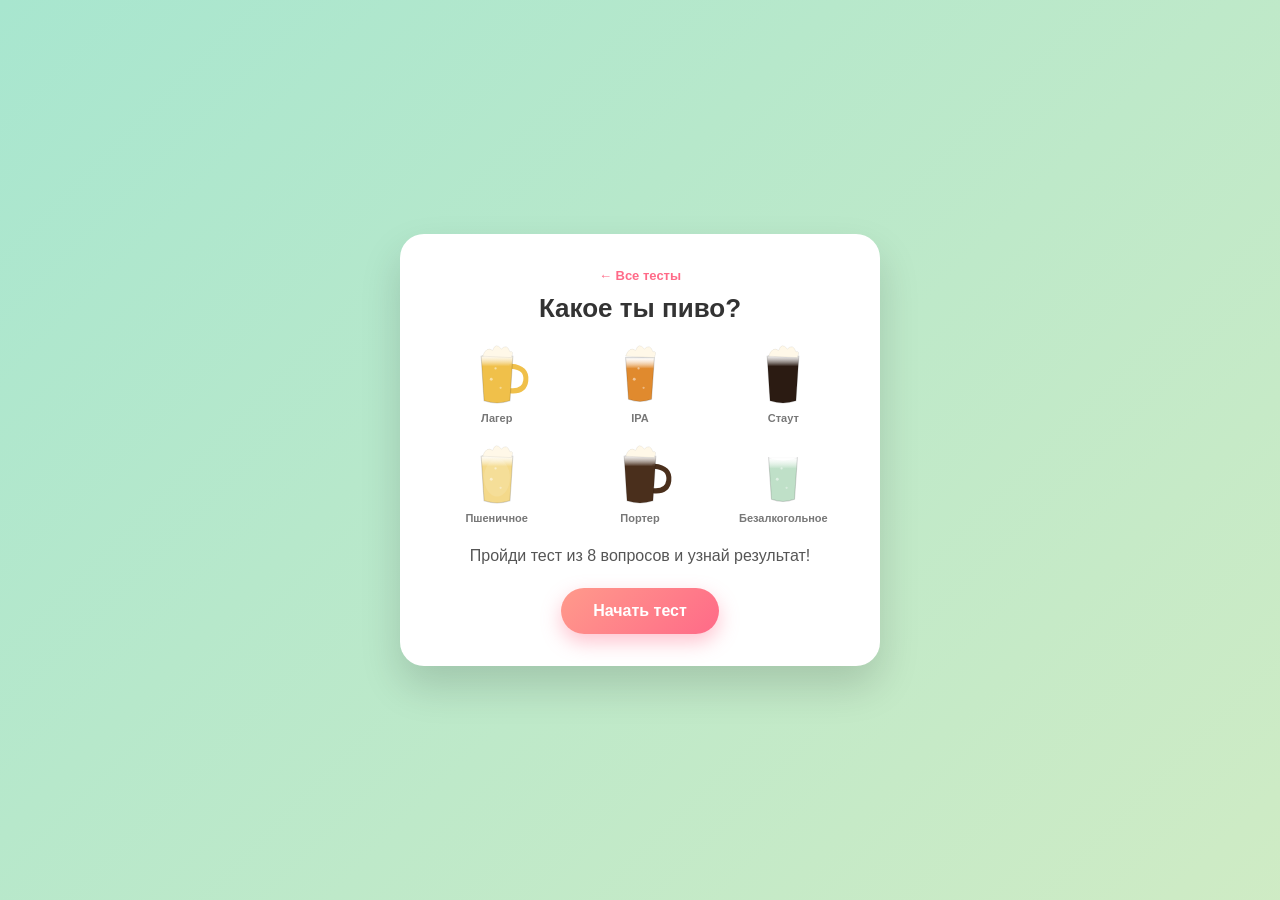
<file: beer.html>
<!DOCTYPE html>
<html lang="ru">
<head>
  <meta charset="UTF-8">
  <meta name="viewport" content="width=device-width, initial-scale=1.0">
  <title>Какое ты пиво?</title>
  <link rel="stylesheet" href="style.css">
</head>
<body>

  <div class="butterflies" aria-hidden="true">
    <span class="butterfly">🍺</span>
    <span class="butterfly">🍻</span>
    <span class="butterfly">🍺</span>
    <span class="butterfly">🍻</span>
    <span class="butterfly">🍺</span>
  </div>

  <div id="app"></div>

  <script src="engine.js" defer></script>
  <script src="beer-data.js" defer></script>
</body>
</html>
</file>
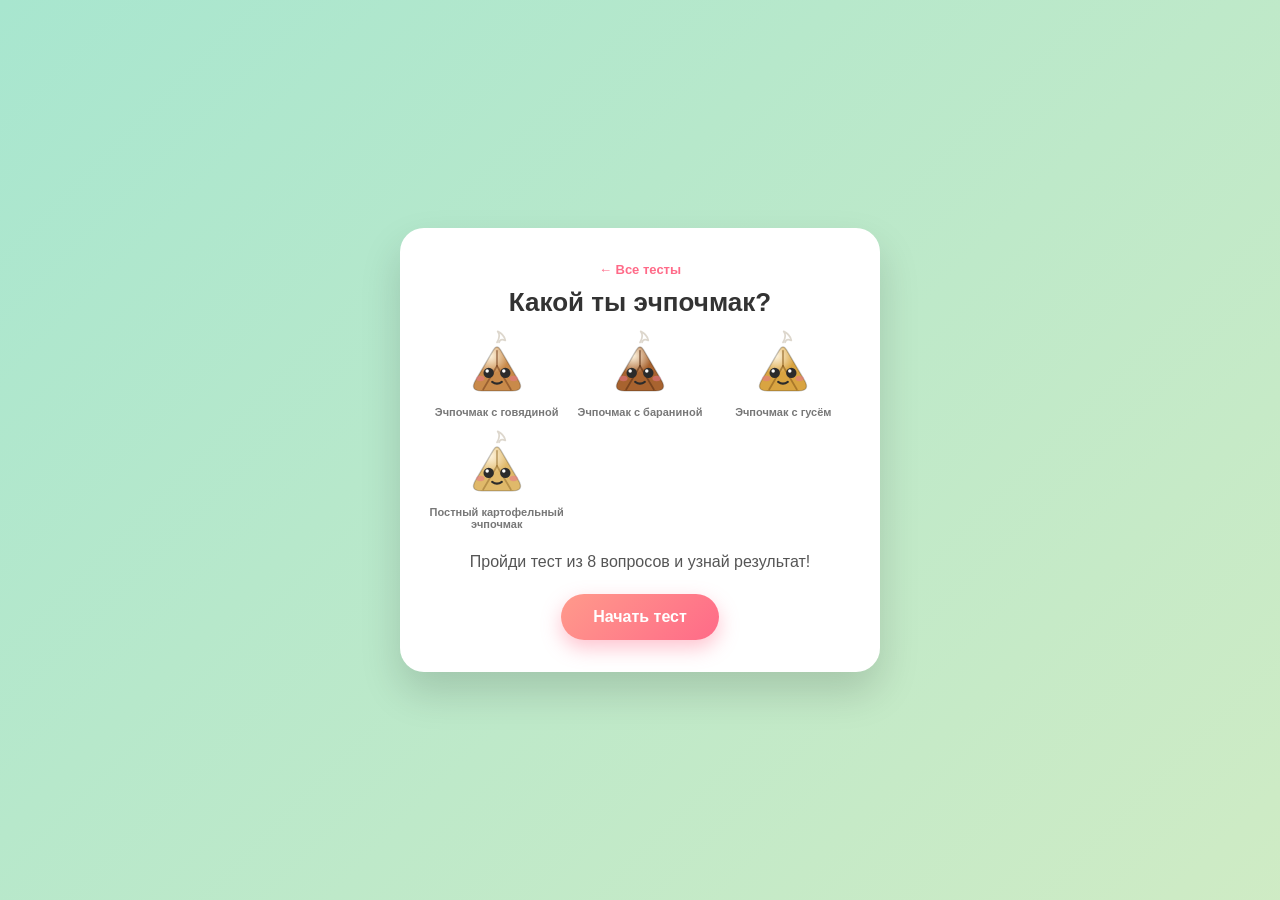
<file: echpochmak.html>
<!DOCTYPE html>
<html lang="ru">
<head>
  <meta charset="UTF-8">
  <meta name="viewport" content="width=device-width, initial-scale=1.0">
  <title>Какой ты эчпочмак?</title>
  <link rel="stylesheet" href="style.css">
</head>
<body>

  <div class="butterflies" aria-hidden="true">
    <span class="butterfly">🥟</span>
    <span class="butterfly">🫖</span>
    <span class="butterfly">🥟</span>
    <span class="butterfly">🫖</span>
    <span class="butterfly">🥟</span>
  </div>

  <div id="app"></div>

  <script src="engine.js" defer></script>
  <script src="echpochmak-data.js" defer></script>
</body>
</html>
</file>
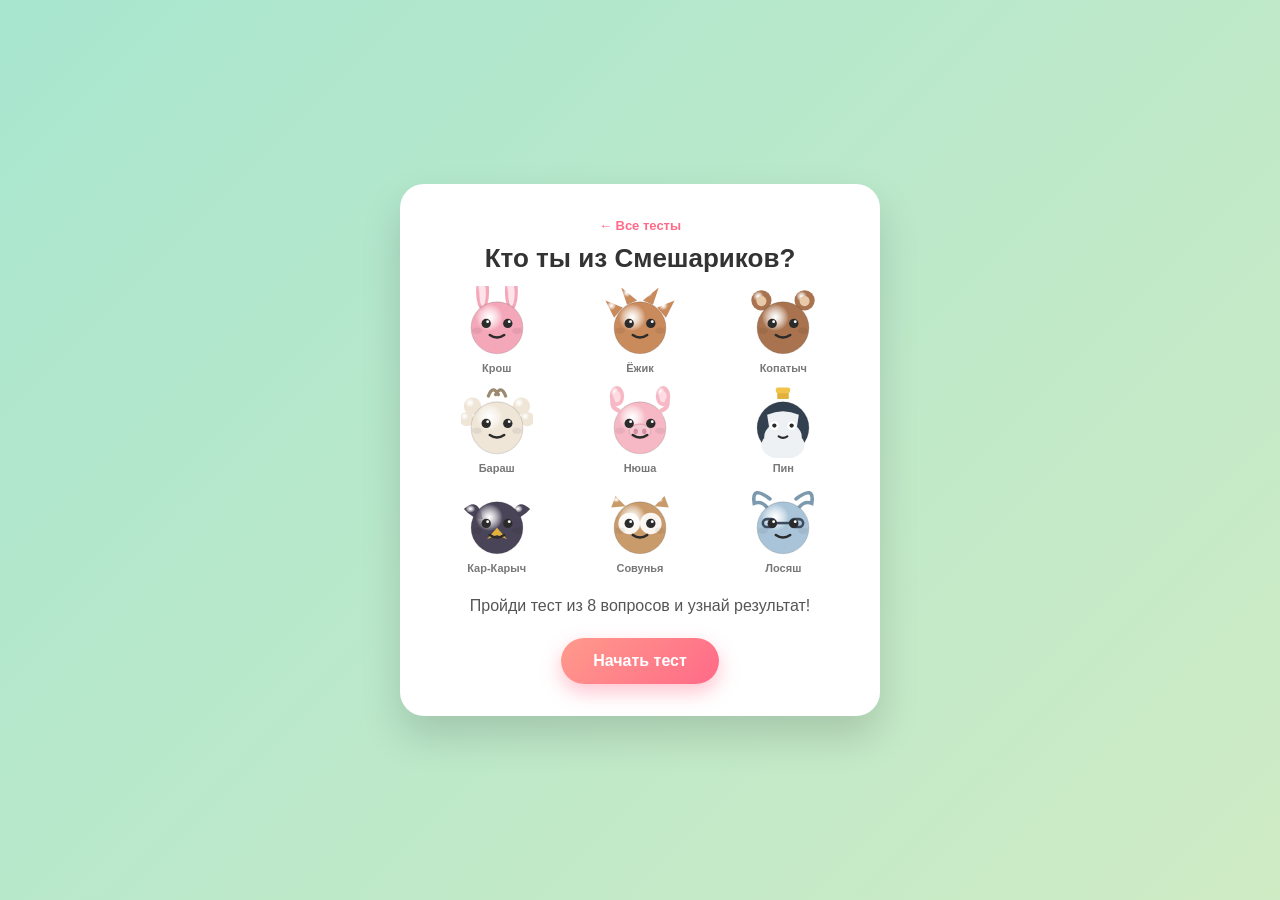
<file: smeshariki.html>
<!DOCTYPE html>
<html lang="ru">
<head>
  <meta charset="UTF-8">
  <meta name="viewport" content="width=device-width, initial-scale=1.0">
  <title>Кто ты из Смешариков?</title>
  <link rel="stylesheet" href="style.css">
</head>
<body>

  <div class="butterflies" aria-hidden="true">
    <span class="butterfly">🦋</span>
    <span class="butterfly">🦋</span>
    <span class="butterfly">🦋</span>
    <span class="butterfly">🦋</span>
    <span class="butterfly">🦋</span>
  </div>

  <div id="app"></div>

  <script src="engine.js" defer></script>
  <script src="smeshariki-data.js" defer></script>
</body>
</html>
</file>
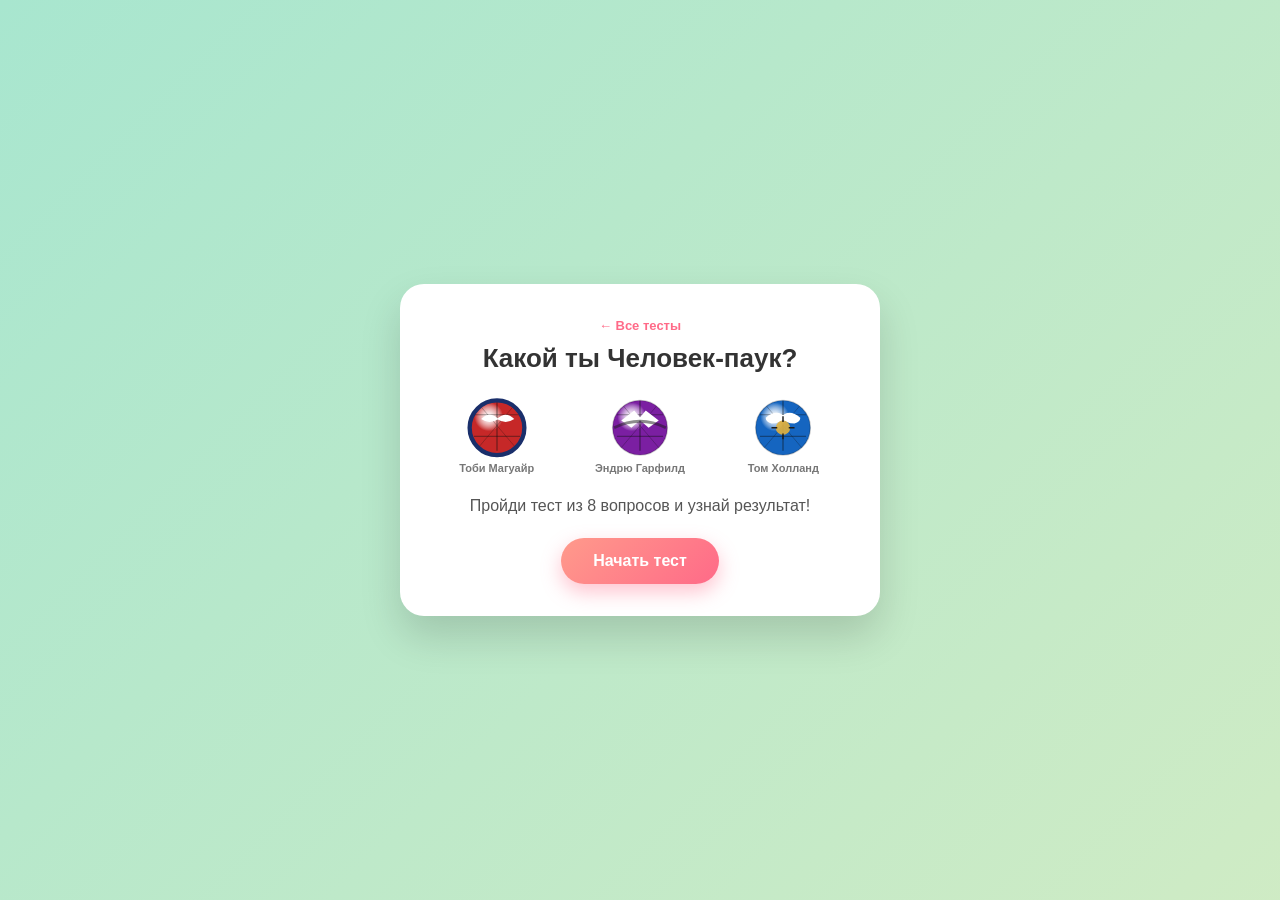
<file: spiderman.html>
<!DOCTYPE html>
<html lang="ru">
<head>
  <meta charset="UTF-8">
  <meta name="viewport" content="width=device-width, initial-scale=1.0">
  <title>Какой ты Человек-паук?</title>
  <link rel="stylesheet" href="style.css">
</head>
<body>

  <div class="butterflies" aria-hidden="true">
    <span class="butterfly">🕸️</span>
    <span class="butterfly">🕷️</span>
    <span class="butterfly">🕸️</span>
    <span class="butterfly">🕷️</span>
    <span class="butterfly">🕸️</span>
  </div>

  <div id="app"></div>

  <script src="engine.js" defer></script>
  <script src="spiderman-data.js" defer></script>
</body>
</html>
</file>
<file: style.css>
* {
  box-sizing: border-box;
}

body {
  margin: 0;
  min-height: 100vh;
  display: flex;
  align-items: center;
  justify-content: center;
  font-family: "Segoe UI", Tahoma, Geneva, Verdana, sans-serif;
  background: linear-gradient(135deg, #a8e6cf, #dcedc1, #ffd3b6, #ffaaa5);
  background-size: 400% 400%;
  animation: gradientShift 15s ease infinite;
  padding: 20px;
}

@keyframes gradientShift {
  0% { background-position: 0% 50%; }
  50% { background-position: 100% 50%; }
  100% { background-position: 0% 50%; }
}

.butterflies {
  position: fixed;
  inset: 0;
  z-index: 0;
  pointer-events: none;
  overflow: hidden;
}

.butterfly {
  position: absolute;
  bottom: -10%;
  font-size: 28px;
  opacity: 0;
  animation: flutter 22s ease-in-out infinite;
}

.butterfly:nth-child(1) { left: 8%;  animation-duration: 20s; animation-delay: 0s; }
.butterfly:nth-child(2) { left: 28%; animation-duration: 26s; animation-delay: 4s; }
.butterfly:nth-child(3) { left: 50%; animation-duration: 24s; animation-delay: 8s; }
.butterfly:nth-child(4) { left: 70%; animation-duration: 28s; animation-delay: 2s; }
.butterfly:nth-child(5) { left: 88%; animation-duration: 23s; animation-delay: 6s; }

@keyframes flutter {
  0% {
    transform: translate(0, 0) rotate(-6deg);
    opacity: 0;
  }
  8% {
    opacity: 0.7;
  }
  25% {
    transform: translate(30px, -28vh) rotate(6deg);
  }
  50% {
    transform: translate(-20px, -55vh) rotate(-6deg);
  }
  75% {
    transform: translate(25px, -82vh) rotate(6deg);
  }
  92% {
    opacity: 0.7;
  }
  100% {
    transform: translate(0, -108vh) rotate(-6deg);
    opacity: 0;
  }
}

#app {
  width: 100%;
  max-width: 480px;
  position: relative;
  z-index: 2;
}

.card {
  background: #ffffff;
  border-radius: 24px;
  padding: 32px 28px;
  box-shadow: 0 20px 40px rgba(0, 0, 0, 0.15);
  text-align: center;
  animation: popIn 0.4s ease;
}

@keyframes popIn {
  from {
    opacity: 0;
    transform: scale(0.9) translateY(20px);
  }
  to {
    opacity: 1;
    transform: scale(1) translateY(0);
  }
}

.emoji-big {
  font-size: 72px;
  display: block;
  margin-bottom: 12px;
  animation: bounce 2s ease-in-out infinite;
}

@keyframes bounce {
  0%, 100% { transform: translateY(0); }
  50% { transform: translateY(-10px); }
}

.avatars-row {
  display: grid;
  grid-template-columns: repeat(3, 1fr);
  justify-items: center;
  gap: 12px 6px;
  margin-bottom: 20px;
}

.mini-avatar {
  display: flex;
  flex-direction: column;
  align-items: center;
  gap: 4px;
  transition: transform 0.2s ease;
}

.mini-avatar:hover {
  transform: scale(1.1) translateY(-3px);
}

.mini-avatar-name {
  font-size: 11px;
  color: #777;
  font-weight: 600;
}

.avatar-svg {
  display: block;
}

.result-avatar {
  display: flex;
  justify-content: center;
  margin-bottom: 8px;
  animation: bounce 2.4s ease-in-out infinite;
}

.step-dots {
  display: flex;
  justify-content: center;
  gap: 6px;
  margin-bottom: 16px;
}

.step-dot {
  width: 8px;
  height: 8px;
  border-radius: 50%;
  background: #e6e6e6;
  transition: all 0.3s ease;
}

.step-dot.active {
  background: #ff6a88;
  transform: scale(1.3);
}

.step-dot.done {
  background: #ffb2ba;
}

.quiz-menu {
  display: flex;
  flex-direction: column;
  gap: 14px;
}

.quiz-tile {
  display: flex;
  flex-direction: column;
  align-items: center;
  gap: 4px;
  text-decoration: none;
  border: 2px solid #eee;
  border-radius: 18px;
  padding: 18px;
  background: #fafafa;
  transition: all 0.2s ease;
}

.quiz-tile:hover {
  border-color: #ff9a8b;
  background: #fff5f2;
  transform: translateY(-3px);
}

.quiz-tile-emoji {
  font-size: 36px;
}

.quiz-tile-title {
  font-size: 17px;
  font-weight: 700;
  color: #333;
}

.quiz-tile-sub {
  font-size: 12px;
  color: #888;
}

.back-link {
  display: inline-block;
  margin-bottom: 10px;
  font-size: 13px;
  color: #ff6a88;
  text-decoration: none;
  font-weight: 600;
}

.back-link:hover {
  text-decoration: underline;
}

.confetti-container {
  position: fixed;
  inset: 0;
  pointer-events: none;
  z-index: 10;
  overflow: hidden;
}

.confetti-piece {
  position: absolute;
  top: -10px;
  width: 8px;
  height: 14px;
  opacity: 0.9;
  animation-name: confettiFall;
  animation-timing-function: ease-in;
  animation-fill-mode: forwards;
}

@keyframes confettiFall {
  to {
    transform: translateY(105vh) rotate(360deg);
    opacity: 0.3;
  }
}

h1 {
  font-size: 26px;
  margin: 0 0 12px;
  color: #333;
}

p {
  color: #555;
  line-height: 1.5;
  margin: 0 0 20px;
}

.btn {
  display: inline-block;
  border: none;
  border-radius: 999px;
  padding: 14px 32px;
  font-size: 16px;
  font-weight: 600;
  color: #fff;
  background: linear-gradient(135deg, #ff9a8b, #ff6a88);
  cursor: pointer;
  transition: transform 0.15s ease, box-shadow 0.15s ease;
  box-shadow: 0 8px 20px rgba(255, 106, 136, 0.4);
}

.btn:hover {
  transform: translateY(-2px) scale(1.03);
  box-shadow: 0 12px 26px rgba(255, 106, 136, 0.5);
}

.btn:active {
  transform: translateY(0) scale(0.98);
}

.progress-wrap {
  background: #eee;
  border-radius: 999px;
  height: 8px;
  margin-bottom: 24px;
  overflow: hidden;
}

.progress-bar {
  height: 100%;
  border-radius: 999px;
  background: linear-gradient(90deg, #a8e6cf, #ff6a88);
  transition: width 0.4s ease;
}

.question-text {
  font-size: 20px;
  font-weight: 600;
  color: #333;
  margin-bottom: 24px;
}

.options {
  display: flex;
  flex-direction: column;
  gap: 12px;
}

.option-btn {
  border: 2px solid #eee;
  background: #fafafa;
  border-radius: 16px;
  padding: 14px 18px;
  font-size: 15px;
  text-align: left;
  cursor: pointer;
  transition: all 0.2s ease;
  color: #333;
}

.option-btn:hover {
  border-color: #ff9a8b;
  background: #fff5f2;
  transform: translateX(4px);
}

.result-name {
  font-size: 28px;
  font-weight: 800;
  margin-bottom: 6px;
}

.result-tagline {
  font-style: italic;
  color: #888;
  margin-bottom: 16px;
}

.actions {
  display: flex;
  flex-direction: column;
  gap: 10px;
  margin-top: 8px;
}

.btn-secondary {
  background: #fff;
  color: #ff6a88;
  border: 2px solid #ff9a8b;
  box-shadow: none;
}

.footer-note {
  text-align: center;
  color: rgba(0,0,0,0.35);
  font-size: 12px;
  margin-top: 16px;
}

@media (max-width: 400px) {
  .card { padding: 24px 18px; }
  h1 { font-size: 22px; }
}
</file>
